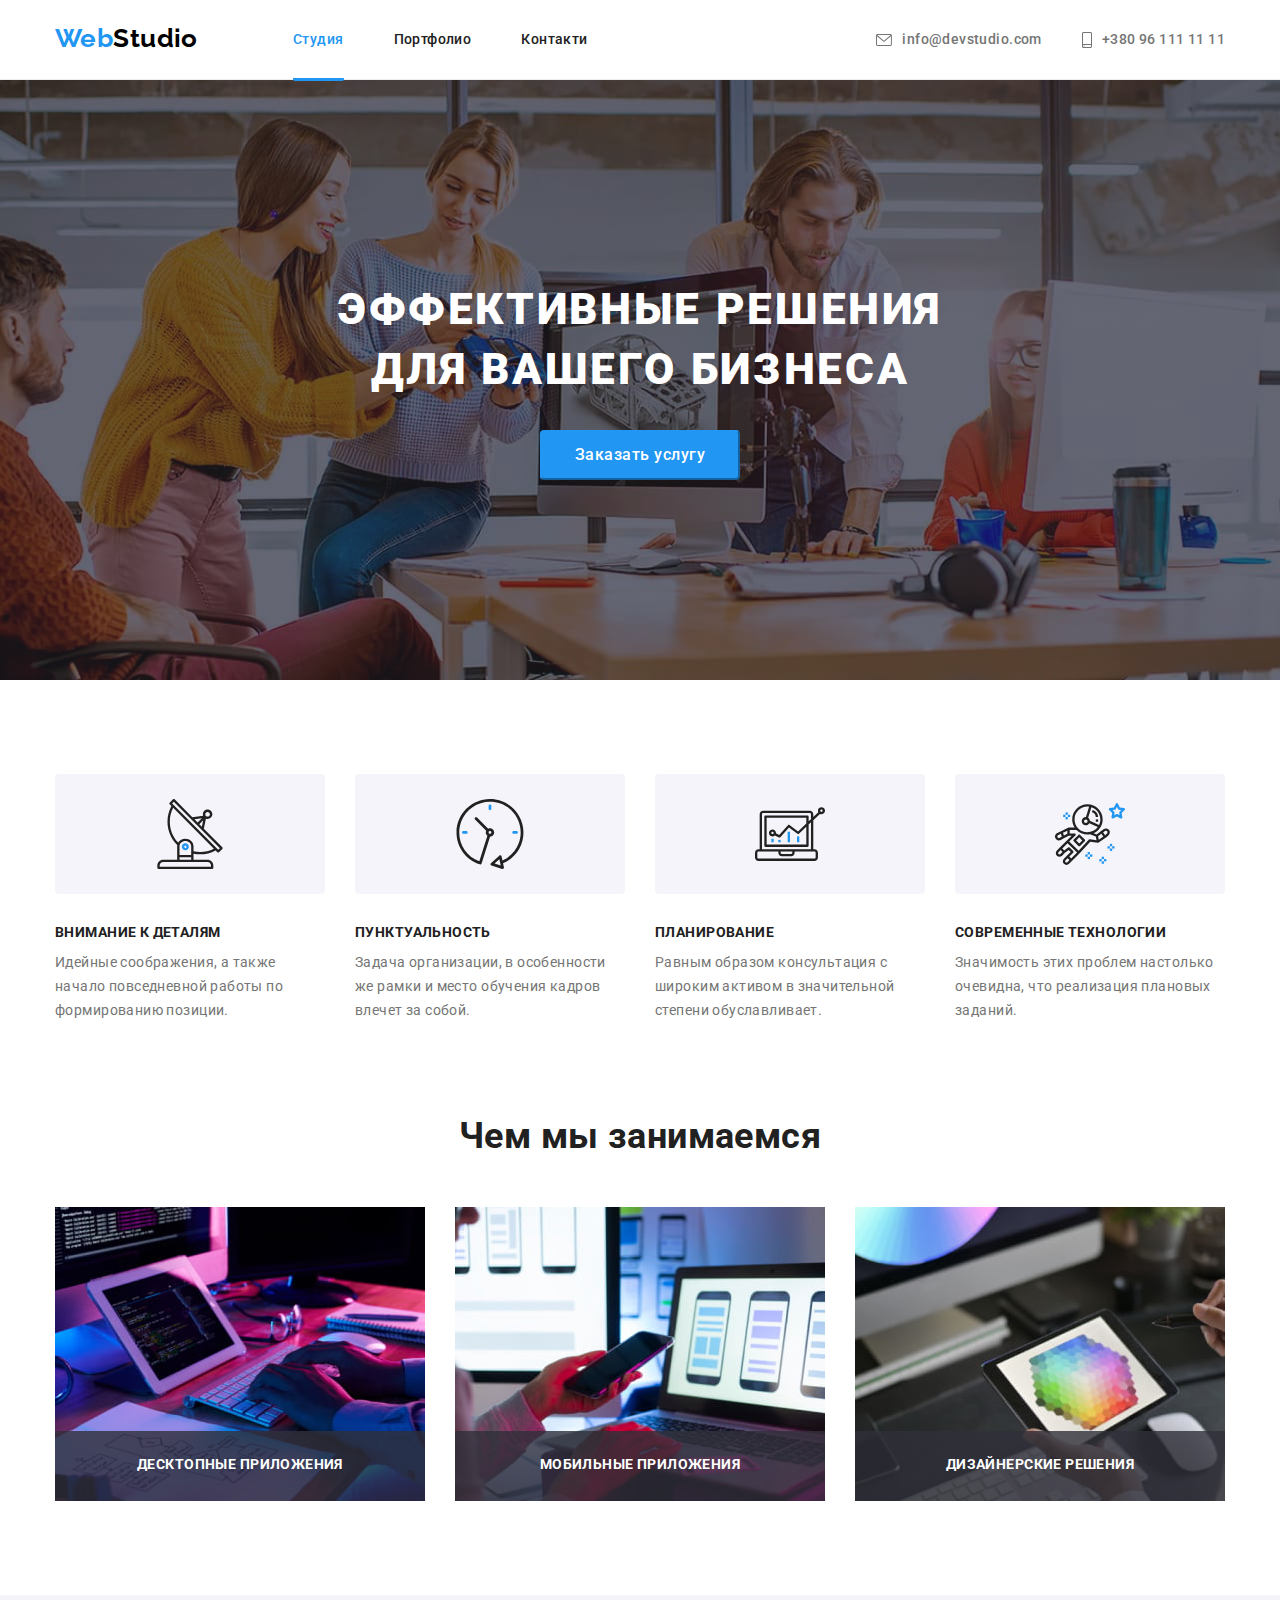
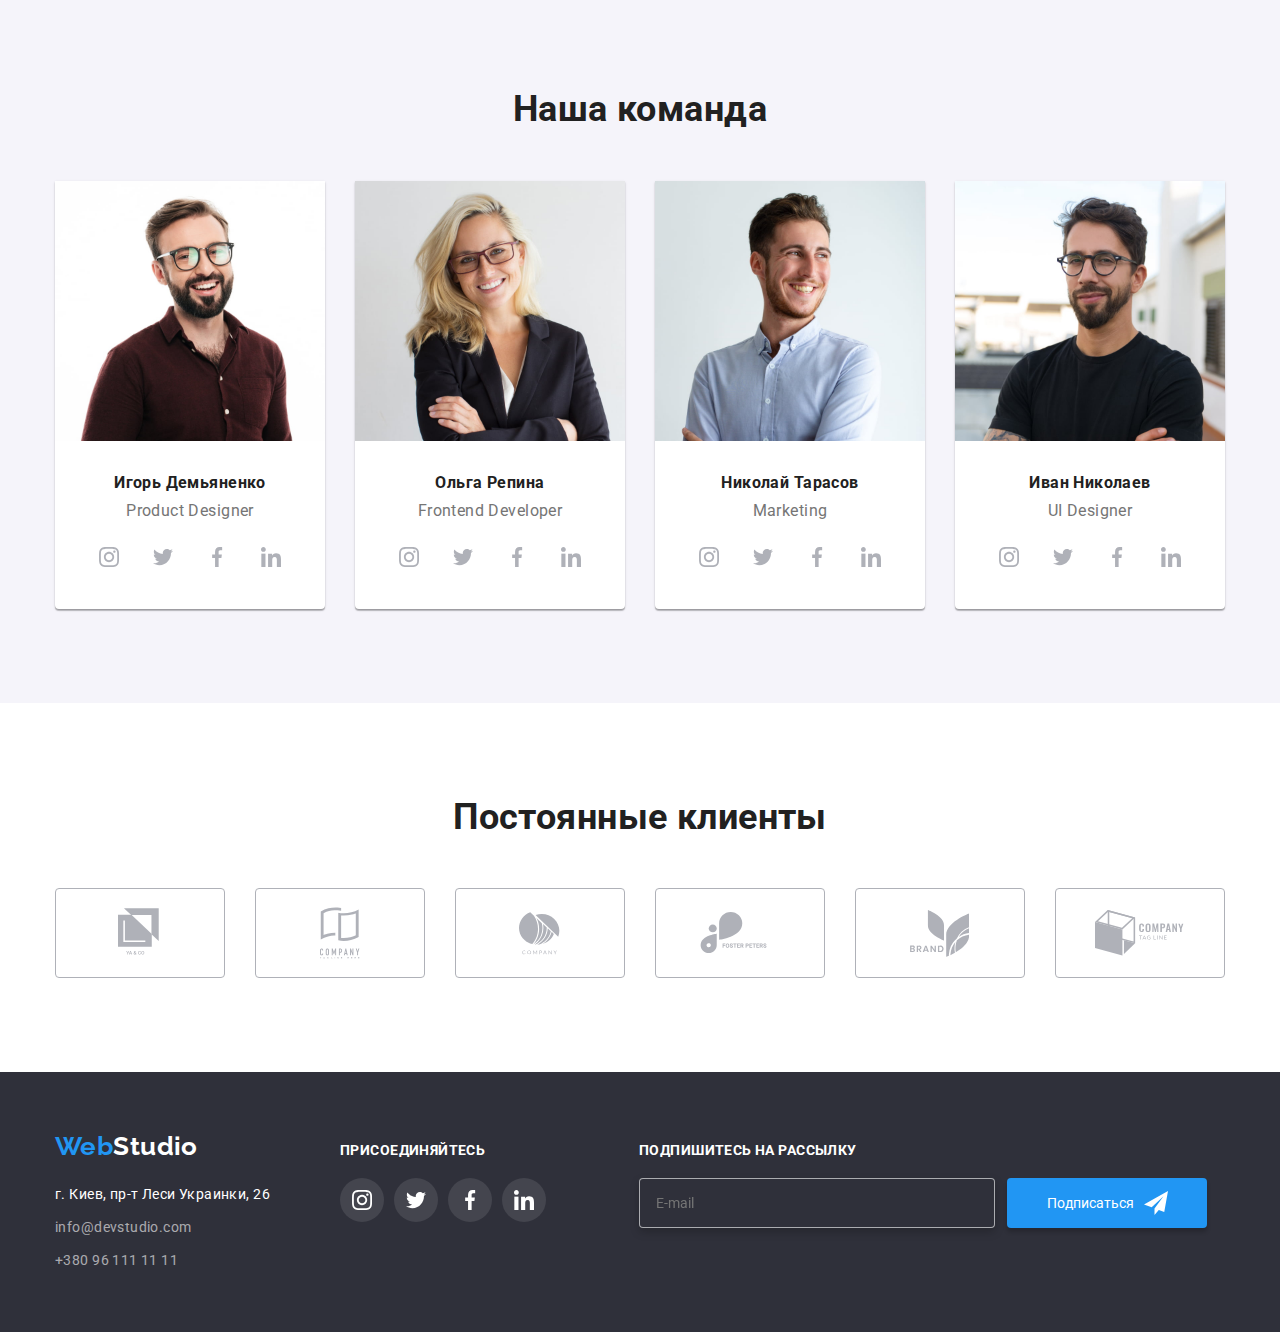
<file: index.html>
<!DOCTYPE html>
<html lang="ru">
  <head>
    <meta charset="UTF-8" />
    <meta name="viewport" content="width=device-width, initial-scale=1.0" />
    <title>WebStudio</title>
    <link
      href="https://fonts.googleapis.com/css2?family=Roboto:wght@300;400;500;700;900&display=swap"
      rel="stylesheet"
    />
    <link rel="stylesheet" href="./css/modern-normalize.min.css" />
    <link rel="stylesheet" href="./css/styles.css" />
  </head>
  <body>
    <!-- Header -->
    <header class="page-header">
      <div class="container flexbox">
        <nav class="navigation">
          <div class="logo">
            <a class="link animation logo-header" href="./index.html"
              >Web<span class="studio-header">Studio</span></a
            >
          </div>
          <!-- done -->
          <ul class="null list flexbox">
            <li class="header-item">
              <a
                class="null link animation nav-link actual-nav-link"
                href="./index.html"
                >Студия</a
              >
            </li>
            <!-- done -->
            <li class="header-item">
              <a class="null link animation nav-link" href="./portfolio.html"
                >Портфолио</a
              >
            </li>
            <!-- done -->
            <li class="header-item">
              <a class="null link animation nav-link" href="">Контакти</a>
            </li>
            <!-- done -->
          </ul>
        </nav>
        <ul class="null list flexbox">
          <li class="contact-item">
            <a href="mailto:info@devstudio.com" class="animation contact-link">
              <svg class="animation mail-icon">
                <use href="./images/icons/sprite.svg#mail-icon"></use>
              </svg>
              info@devstudio.com
            </a>
          </li>
          <li class="contact-item">
            <a href="tel:380961111111" class="animation contact-link">
              <svg class="animation phone-icon">
                <use href="./images/icons/sprite.svg#smartphone-icon"></use>
              </svg>
              +380 96 111 11 11
            </a>
          </li>
        </ul>
      </div>
    </header>

    <main>
      <!-- Hero -->
      <section class="section-hero">
        <div class="container img-overlay">
          <ul class="null list hero-list">
            <li class="hero-item">
              <h1 class="null hero-header">
                Эффективные решения <br />
                для вашего бизнеса
              </h1>
            </li>
            <li class="hero-item">
              <button data-modal-open class="button-order" type="button">
                Заказать услугу
              </button>
            </li>
          </ul>
        </div>
      </section>

      <!-- Advantages -->
      <section class="section">
        <div class="container">
          <h2 class="hide-header">Преимущества</h2>
          <ul class="null list grid-list">
            <li class="grid-advantage-item">
              <div class="advantage-item-icon">
                <svg class="advantage-icon">
                  <use href="./images/icons/sprite.svg#antenna-icon"></use>
                </svg>
              </div>
              <h3 class="null advantage-header">Внимание к деталям</h3>
              <p class="null description">
                Идейные соображения, а также начало повседневной работы по
                формированию позиции.
              </p>
            </li>

            <li class="grid-advantage-item">
              <div class="advantage-item-icon">
                <svg class="advantage-icon">
                  <use href="./images/icons/sprite.svg#clock-icon"></use>
                </svg>
              </div>
              <h3 class="null advantage-header">Пунктуальность</h3>
              <p class="null description">
                Задача организации, в особенности же рамки и место обучения
                кадров влечет за собой.
              </p>
            </li>

            <li class="grid-advantage-item">
              <div class="advantage-item-icon">
                <svg class="advantage-icon">
                  <use href="./images/icons/sprite.svg#diagram-icon"></use>
                </svg>
              </div>
              <h3 class="null advantage-header">Планирование</h3>
              <p class="null description">
                Равным образом консультация с широким активом в значительной
                степени обуславливает.
              </p>
            </li>

            <li class="grid-advantage-item">
              <div class="advantage-item-icon">
                <svg class="advantage-icon">
                  <use href="./images/icons/sprite.svg#astronaut-icon"></use>
                </svg>
              </div>
              <h3 class="null advantage-header">Современные технологии</h3>
              <p class="null description">
                Значимость этих проблем настолько очевидна, что реализация
                плановых заданий.
              </p>
            </li>
          </ul>
        </div>
      </section>

      <!-- What we do -->
      <section class="section-works">
        <div class="container">
          <h2 class="null section-header">Чем мы занимаемся</h2>
          <ul class="null list grid-list">
            <li class="works-item grid-works-item">
              <div class="works-container">
                <img
                  class="works-img"
                  src="./images/tablet_coding.jpg"
                  alt="Планшет на якому редагують код"
                />
                <p class="null works-description">Десктопные приложения</p>
              </div>
            </li>
            <li class="works-item grid-works-item">
              <div class="works-container">
                <img
                  class="works-img"
                  src="./images/smart_model.jpg"
                  alt="Макет програми на дисплеї ноутбука"
                />
                <p class="null works-description">Мобильные приложения</p>
              </div>
            </li>
            <li class="works-item grid-works-item">
              <div class="works-container">
                <img
                  class="works-img"
                  src="./images/color_schema.jpg"
                  alt="Схема основних кольорів на планшеті"
                />
                <p class="null works-description">Дизайнерские решения</p>
              </div>
            </li>
          </ul>
        </div>
      </section>

      <!-- Own team -->
      <section class="section-team section">
        <div class="container">
          <h2 class="null section-header">Наша команда</h2>
          <ul class="null list grid-list">
            <li class="team-item grid-team-item">
              <img
                class="team-img"
                src="images/Ihor.jpg"
                alt="Игорь Демьяненко"
              />
              <h3 class="null card-fullname">Игорь Демьяненко</h3>
              <p class="null card-description">Product Designer</p>
              <ul class="null list social-list">
                <li class="animation social-item">
                  <a href="#" class="link animation social-link">
                    <svg class="animation social-icon">
                      <use
                        href="./images/icons/sprite.svg#instagram-icon"
                      ></use>
                    </svg>
                  </a>
                </li>
                <li class="animation social-item">
                  <a href="#" class="link animation social-link">
                    <svg class="animation social-icon">
                      <use href="./images/icons/sprite.svg#twitter-icon"></use>
                    </svg>
                  </a>
                </li>
                <li class="animation social-item">
                  <a href="#" class="link animation social-link">
                    <svg class="animation social-icon">
                      <use href="./images/icons/sprite.svg#facebook-icon"></use>
                    </svg>
                  </a>
                </li>
                <li class="animation social-item">
                  <a href="#" class="link animation social-link">
                    <svg class="animation social-icon">
                      <use href="./images/icons/sprite.svg#linkedin-icon"></use>
                    </svg>
                  </a>
                </li>
              </ul>
            </li>
            <li class="team-item grid-team-item">
              <img class="team-img" src="images/Olha.jpg" alt="Ольга Репина" />
              <h3 class="null card-fullname">Ольга Репина</h3>
              <p class="null card-description">Frontend Developer</p>
              <ul class="null list social-list">
                <li class="animation social-item">
                  <a href="#" class="link animation social-link">
                    <svg class="animation social-icon">
                      <use
                        href="./images/icons/sprite.svg#instagram-icon"
                      ></use>
                    </svg>
                  </a>
                </li>
                <li class="animation social-item">
                  <a href="#" class="link animation social-link">
                    <svg class="animation social-icon">
                      <use href="./images/icons/sprite.svg#twitter-icon"></use>
                    </svg>
                  </a>
                </li>
                <li class="animation social-item">
                  <a href="#" class="link animation social-link">
                    <svg class="animation social-icon">
                      <use href="./images/icons/sprite.svg#facebook-icon"></use>
                    </svg>
                  </a>
                </li>
                <li class="animation social-item">
                  <a href="#" class="link animation social-link">
                    <svg class="animation social-icon">
                      <use href="./images/icons/sprite.svg#linkedin-icon"></use>
                    </svg>
                  </a>
                </li>
              </ul>
            </li>
            <li class="team-item grid-team-item">
              <img
                class="team-img"
                src="images/Mykolai.jpg"
                alt="Николай Тарасов"
              />
              <h3 class="null card-fullname">Николай Тарасов</h3>
              <p class="null card-description">Marketing</p>
              <ul class="null list social-list">
                <li class="animation social-item">
                  <a href="#" class="link animation social-link">
                    <svg class="animation social-icon">
                      <use
                        href="./images/icons/sprite.svg#instagram-icon"
                      ></use>
                    </svg>
                  </a>
                </li>
                <li class="animation social-item">
                  <a href="#" class="link animation social-link">
                    <svg class="animation social-icon">
                      <use href="./images/icons/sprite.svg#twitter-icon"></use>
                    </svg>
                  </a>
                </li>
                <li class="animation social-item">
                  <a href="#" class="link animation social-link">
                    <svg class="animation social-icon">
                      <use href="./images/icons/sprite.svg#facebook-icon"></use>
                    </svg>
                  </a>
                </li>
                <li class="animation social-item">
                  <a href="#" class="link animation social-link">
                    <svg class="animation social-icon">
                      <use href="./images/icons/sprite.svg#linkedin-icon"></use>
                    </svg>
                  </a>
                </li>
              </ul>
            </li>

            <li class="team-item grid-team-item">
              <img
                class="team-img"
                src="images/Ivan.jpg"
                alt="Михаил Ермаков"
              />
              <h3 class="null card-fullname">Иван Николаев</h3>
              <p class="null card-description">UI Designer</p>
              <ul class="null list social-list">
                <li class="animation social-item">
                  <a href="#" class="link animation social-link">
                    <svg class="animation social-icon">
                      <use
                        href="./images/icons/sprite.svg#instagram-icon"
                      ></use>
                    </svg>
                  </a>
                </li>
                <li class="animation social-item">
                  <a href="#" class="link animation social-link">
                    <svg class="animation social-icon">
                      <use href="./images/icons/sprite.svg#twitter-icon"></use>
                    </svg>
                  </a>
                </li>
                <li class="animation social-item">
                  <a href="#" class="link animation social-link">
                    <svg class="animation social-icon">
                      <use href="./images/icons/sprite.svg#facebook-icon"></use>
                    </svg>
                  </a>
                </li>
                <li class="animation social-item">
                  <a href="#" class="link animation social-link">
                    <svg class="animation social-icon">
                      <use href="./images/icons/sprite.svg#linkedin-icon"></use>
                    </svg>
                  </a>
                </li>
              </ul>
            </li>
          </ul>
        </div>
      </section>

      <section class="section-client section">
        <div class="container">
          <h2 class="null section-header">Постоянные клиенты</h2>
          <ul class="null list flexbox client-list">
            <li class="client-item">
              <a href="" class="client-link">
                <svg class="animation client-icon" width="45" height="50">
                  <use href="./images/icons/sprite.svg#logo-1-icon"></use>
                </svg>
              </a>
            </li>
            <li class="client-item">
              <a href="" class="client-link">
                <svg class="animation client-icon" width="40" height="52">
                  <use href="./images/icons/sprite.svg#logo-2-icon"></use>
                </svg>
              </a>
            </li>
            <li class="client-item">
              <a href="" class="client-link">
                <svg class="animation client-icon" width="41" height="43">
                  <use href="./images/icons/sprite.svg#logo-3-icon"></use>
                </svg>
              </a>
            </li>
            <li class="client-item">
              <a href="" class="client-link">
                <svg class="animation client-icon" width="80" height="42">
                  <use href="./images/icons/sprite.svg#logo-4-icon"></use>
                </svg>
              </a>
            </li>
            <li class="client-item">
              <a href="" class="client-link">
                <svg class="animation client-icon" width="59" height="47">
                  <use href="./images/icons/sprite.svg#logo-5-icon"></use>
                </svg>
              </a>
            </li>
            <li class="client-item">
              <a href="" class="client-link">
                <svg class="animation client-icon" width="89" height="46">
                  <use href="./images/icons/sprite.svg#logo-6-icon"></use>
                </svg>
              </a>
            </li>
          </ul>
        </div>
      </section>
    </main>

    <!-- Footer -->
    <footer class="page-footer">
      <div class="container flexbox">
        <div class="null address-container">
          <a class="link animation logo-footer" href="./index.html"
            >Web<span class="studio-footer">Studio</span></a
          >
          <ul class="null list description address-section">
            <li class="address-item">
              <p class="null address">г. Киев, пр-т Леси Украинки, 26</p>
            </li>
            <li class="address-item">
              <a
                class="null link animation mail-link-footer"
                href="mailto:info@devstudio.com"
                >info@devstudio.com</a
              >
            </li>
            <li class="address-item">
              <a
                class="null link animation phone-link-footer"
                href="tel:380961111111"
                >+380 96 111 11 11</a
              >
            </li>
          </ul>
        </div>

        <div class="null social-container">
          <h2 class="null social-heading">присоединяйтесь</h2>
          <ul class="null list footer-social-list">
            <li class="animation footer-social-item">
              <a href="#" class="link animation footer-social-link">
                <svg class="animation footer-social-icon">
                  <use href="./images/icons/sprite.svg#instagram-icon"></use>
                </svg>
              </a>
            </li>
            <li class="animation footer-social-item">
              <a href="#" class="link animation footer-social-link">
                <svg class="animation footer-social-icon">
                  <use href="./images/icons/sprite.svg#twitter-icon"></use>
                </svg>
              </a>
            </li>
            <li class="animation footer-social-item">
              <a href="#" class="link animation footer-social-link">
                <svg class="animation footer-social-icon">
                  <use href="./images/icons/sprite.svg#facebook-icon"></use>
                </svg>
              </a>
            </li>
            <li class="animation footer-social-item">
              <a href="#" class="link animation footer-social-link">
                <svg class="animation footer-social-icon">
                  <use href="./images/icons/sprite.svg#linkedin-icon"></use>
                </svg>
              </a>
            </li>
          </ul>
        </div>

        <div class="null subscribe-container">
          <b class="null subscribe">Подпишитесь на рассылку</b>

          <form class="subscribe-form">
            <input
              class="subscribe-textbox"
              type="email"
              name="e-mail"
              id="e-mail"
              placeholder="E-mail"
            />
            <button class="subscribe-button" type="submit">
              Подписаться
              <svg class="icon-send-svg" width="24" height="24">
                <use href="./images/icons/sprite-modal.svg#send-icon"></use>
              </svg>
            </button>
          </form>
        </div>
      </div>
    </footer>

    <div data-modal class="backdrop is-hidden">
      <div class="modal">
        <div>
          <div class="modal-close">
            <button type="button" data-modal-close class="close-button">
              <svg class="close-button-svg" width="11" height="11">
                <use href="./images/icons/sprite-modal.svg#close-icon"></use>
              </svg>
            </button>
          </div>
          <h2 class="modal-form-title">
            Оставьте свои данные, мы вам перезвоним
          </h2>
          <form class="modal-form" autocomplete="off">
            <label class="modal-form-label" for="name">Имя </label>
            <div class="modal-form-list">
              <input
                class="modal-form-text"
                type="text"
                id="name"
                name="name"
              />
              <div class="container-svg">
                <svg class="modal-svg" width="12" height="12">
                  <use href="./images/icons/sprite-modal.svg#name-icon"></use>
                </svg>
              </div>
            </div>

            <label class="modal-form-label" for="tel">Телефон</label>
            <div class="modal-form-list">
              <input class="modal-form-text" type="text" id="tel" name="tel" />
              <div class="container-svg">
                <svg class="modal-svg" width="13" height="13">
                  <use href="./images/icons/sprite-modal.svg#phone-icon"></use>
                </svg>
              </div>
            </div>
            <label class="modal-form-label" for="mail">Почта</label>
            <div class="modal-form-list">
              <input
                class="modal-form-text"
                type="text"
                id="mail"
                name="mail"
              />
              <div class="container-svg">
                <svg class="modal-svg" width="15" height="12">
                  <use href="./images/icons/sprite-modal.svg#mail-icon"></use>
                </svg>
              </div>
            </div>
            <label for="comment" class="modal-form-label">Коментарий</label>
            <textarea
              placeholder="Введите текст"
              class="modal-textarea"
              name="comment"
              id="comment"
              rows="10"
            ></textarea>
            <div class="container-checkbox">
              <input
                class="modal-form-checkbox"
                type="checkbox"
                id="check"
                name="check"
              /><svg class="check-svg" width="11" height="8">
                <use href="./images/icons/sprite-modal.svg#check-icon"></use>
              </svg>
              <label for="check" class="modal-form-checkbox-label"
                >Соглашаюсь с рассылкой и принимаю
                <a class="modal-form-link" href="#">Условия договора</a>
              </label>
            </div>

            <button class="modal-form-button">Отправить</button>
          </form>
        </div>
      </div>
    </div>
    <script src="./js/modal.js"></script>
  </body>
</html>
</file>
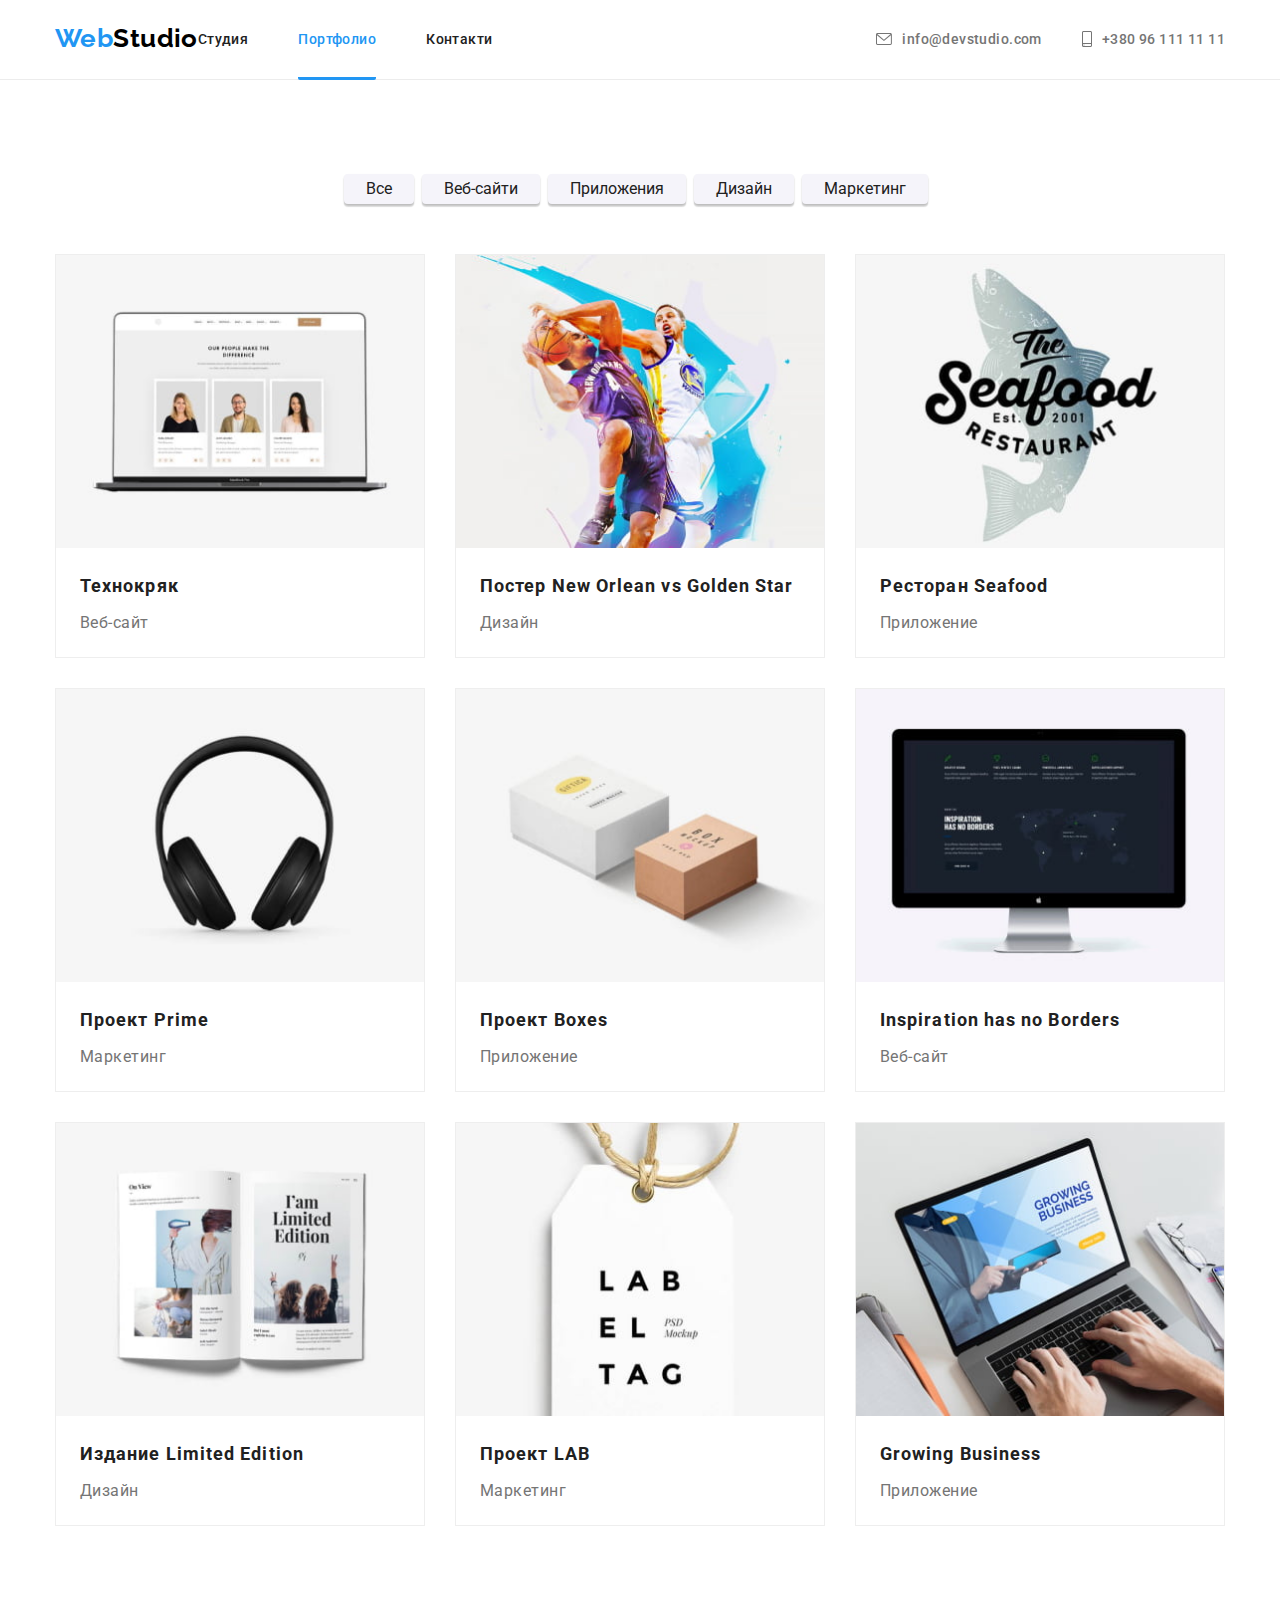
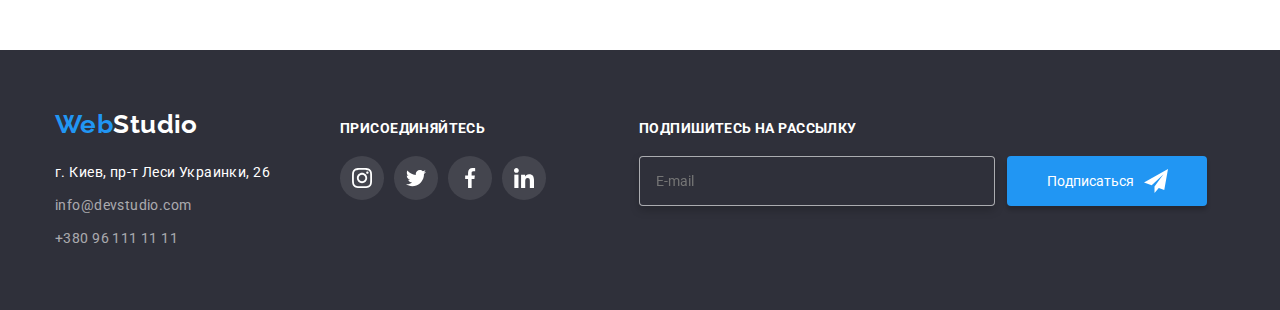
<file: portfolio.html>
<!DOCTYPE html>
<html lang="ru">
  <head>
    <meta charset="UTF-8" />
    <meta name="viewport" content="initial-scale=1.0" />
    <title>WebStudio</title>
    <link
      href="https://fonts.googleapis.com/css2?family=Roboto:wght@300;400;500;700;900&display=swap"
      rel="stylesheet"
    />
    <link rel="stylesheet" href="./css/modern-normalize.min.css" />
    <link rel="stylesheet" href="./css/styles.css" />
  </head>
  <body>
    <!-- Header -->
    <header class="page-header">
      <div class="container flexbox">
        <nav class="navigation">
          <a class="link animation logo-header" href="./index.html"
            >Web<span class="studio-header">Studio</span></a
          >
          <!-- done -->
          <ul class="null list flexbox">
            <li class="header-item">
              <a class="null link animation nav-link" href="./index.html"
                >Студия</a
              >
            </li>
            <!-- done -->
            <li class="header-item">
              <a
                class="null link animation nav-link actual-nav-link"
                href="./portfolio.html"
                >Портфолио</a
              >
            </li>
            <!-- done -->
            <li class="header-item">
              <a class="null link animation nav-link" href="">Контакти</a>
            </li>
            <!-- done -->
          </ul>
        </nav>
        <ul class="null list flexbox">
          <li class="contact-item">
            <a href="mailto:info@devstudio.com" class="animation contact-link">
              <svg class="animation mail-icon">
                <use href="./images/icons/sprite.svg#mail-icon"></use>
              </svg>
              info@devstudio.com
            </a>
          </li>
          <li class="contact-item">
            <a href="tel:380961111111" class="animation contact-link">
              <svg class="animation phone-icon">
                <use href="./images/icons/sprite.svg#smartphone-icon"></use>
              </svg>
              +380 96 111 11 11
            </a>
          </li>
        </ul>
      </div>
    </header>

    <!--Hero-->
    <main>
      <section class="section-projects section">
        <div class="container">
          <h1 class="hide-header">Проекти</h1>
          <ul class="null list grid-list center">
            <li class="btn-projects-item">
              <button class="animation button-filter" type="button">Все</button>
            </li>
            <li class="btn-projects-item">
              <button class="animation button-filter" type="button">
                Веб-сайти
              </button>
            </li>
            <li class="btn-projects-item">
              <button class="animation button-filter" type="button">
                Приложения
              </button>
            </li>
            <li class="btn-projects-item">
              <button class="animation button-filter" type="button">
                Дизайн
              </button>
            </li>
            <li class="btn-projects-item">
              <button class="animation button-filter" type="button">
                Маркетинг
              </button>
            </li>
          </ul>
          <ul class="null list grid-list">
            <li class="animation card-projects-item">
              <div class="card-container">
                <img
                  class="card-img"
                  src="images/portfolio/laptop.jpg"
                  alt=""
                />
                <p class="null animation img-text">
                  Технокряк это современная площадка распространения
                  коронавируса. Компании используют эту платформу для цифрового
                  шпионажа и атак на защищённые сервера конкурентов
                </p>
              </div>
              <ul class="null list projects-description">
                <li class="projects-description-item">
                  <h2 class="null project-description-header">Технокряк</h2>
                </li>
                <li class="projects-description-item">
                  <p class="null project-description-text">Веб-сайт</p>
                </li>
              </ul>
            </li>
            <li class="animation card-projects-item">
              <div class="card-container">
                <img
                  class="card-img"
                  src="images/portfolio/basketball.jpg"
                  alt=""
                />
                <p class="null animation img-text">
                  Технокряк это современная площадка распространения
                  коронавируса. Компании используют эту платформу для цифрового
                  шпионажа и атак на защищённые сервера конкурентов
                </p>
              </div>
              <ul class="null projects-description list">
                <li class="projects-description-item">
                  <h2 class="null project-description-header">
                    Постер New Orlean vs Golden Star
                  </h2>
                </li>
                <li class="projects-description-item">
                  <p class="null project-description-text">Дизайн</p>
                </li>
              </ul>
            </li>
            <li class="animation card-projects-item">
              <div class="card-container">
                <img
                  class="card-img"
                  src="images/portfolio/restaurant.jpg"
                  alt=""
                />
                <p class="null animation img-text">
                  Технокряк это современная площадка распространения
                  коронавируса. Компании используют эту платформу для цифрового
                  шпионажа и атак на защищённые сервера конкурентов
                </p>
              </div>
              <ul class="null projects-description list">
                <li class="projects-description-item">
                  <h2 class="null project-description-header">
                    Ресторан Seafood
                  </h2>
                </li>
                <li class="projects-description-item">
                  <p class="null project-description-text">Приложение</p>
                </li>
              </ul>
            </li>
            <li class="animation card-projects-item">
              <div class="card-container">
                <img
                  class="card-img"
                  src="images/portfolio/headphones.jpg"
                  alt=""
                />
                <p class="null animation img-text">
                  Технокряк это современная площадка распространения
                  коронавируса. Компании используют эту платформу для цифрового
                  шпионажа и атак на защищённые сервера конкурентов
                </p>
              </div>
              <ul class="null projects-description list">
                <li class="projects-description-item">
                  <h2 class="null project-description-header">Проект Prime</h2>
                </li>
                <li class="projects-description-item">
                  <p class="null project-description-text">Маркетинг</p>
                </li>
              </ul>
            </li>
            <li class="animation card-projects-item">
              <div class="card-container">
                <img class="card-img" src="images/portfolio/boxes.jpg" alt="" />
                <p class="null animation img-text">
                  Технокряк это современная площадка распространения
                  коронавируса. Компании используют эту платформу для цифрового
                  шпионажа и атак на защищённые сервера конкурентов
                </p>
              </div>
              <ul class="null projects-description list">
                <li class="projects-description-item">
                  <h2 class="null project-description-header">Проект Boxes</h2>
                </li>
                <li class="projects-description-item">
                  <p class="null project-description-text">Приложение</p>
                </li>
              </ul>
            </li>
            <li class="animation card-projects-item">
              <div class="card-container">
                <img
                  class="card-img"
                  src="images/portfolio/monitor.jpg"
                  alt=""
                />
                <p class="null animation img-text">
                  Технокряк это современная площадка распространения
                  коронавируса. Компании используют эту платформу для цифрового
                  шпионажа и атак на защищённые сервера конкурентов
                </p>
              </div>
              <ul class="null projects-description list">
                <li class="projects-description-item">
                  <h2 class="null project-description-header">
                    Inspiration has no Borders
                  </h2>
                </li>
                <li class="projects-description-item">
                  <p class="null project-description-text">Веб-сайт</p>
                </li>
              </ul>
            </li>
            <li class="animation card-projects-item">
              <div class="card-container">
                <img
                  class="card-img"
                  src="images/portfolio/magazine.jpg"
                  alt=""
                />
                <p class="null animation img-text">
                  Технокряк это современная площадка распространения
                  коронавируса. Компании используют эту платформу для цифрового
                  шпионажа и атак на защищённые сервера конкурентов
                </p>
              </div>
              <ul class="null projects-description list">
                <li class="projects-description-item">
                  <h2 class="null project-description-header">
                    Издание Limited Edition
                  </h2>
                </li>
                <li class="projects-description-item">
                  <p class="null project-description-text">Дизайн</p>
                </li>
              </ul>
            </li>
            <li class="animation card-projects-item">
              <div class="card-container">
                <img class="card-img" src="images/portfolio/label.jpg" alt="" />
                <p class="null animation img-text">
                  Технокряк это современная площадка распространения
                  коронавируса. Компании используют эту платформу для цифрового
                  шпионажа и атак на защищённые сервера конкурентов
                </p>
              </div>
              <ul class="null projects-description list">
                <li class="projects-description-item">
                  <h2 class="null project-description-header">Проект LAB</h2>
                </li>
                <li class="projects-description-item">
                  <p class="null project-description-text">Маркетинг</p>
                </li>
              </ul>
            </li>
            <li class="animation card-projects-item">
              <div class="card-container">
                <img
                  class="card-img"
                  src="images/portfolio/growing_business.jpg"
                  alt=""
                />
                <p class="null animation img-text">
                  Технокряк это современная площадка распространения
                  коронавируса. Компании используют эту платформу для цифрового
                  шпионажа и атак на защищённые сервера конкурентов
                </p>
              </div>
              <ul class="null projects-description list">
                <li class="projects-description-item">
                  <h2 class="null project-description-header">
                    Growing Business
                  </h2>
                </li>
                <li class="projects-description-item">
                  <p class="null project-description-text">Приложение</p>
                </li>
              </ul>
            </li>
          </ul>
        </div>
      </section>
    </main>

    <!-- Footer -->
    <footer class="page-footer">
      <div class="container flexbox">
        <div class="null address-container">
          <a class="link animation logo-footer" href="./index.html"
            >Web<span class="studio-footer">Studio</span></a
          >
          <ul class="null list description address-section">
            <li class="address-item">
              <p class="null address">г. Киев, пр-т Леси Украинки, 26</p>
            </li>
            <li class="address-item">
              <a
                class="null link animation mail-link-footer"
                href="mailto:info@devstudio.com"
                >info@devstudio.com</a
              >
            </li>
            <li class="address-item">
              <a
                class="null link animation phone-link-footer"
                href="tel:380961111111"
                >+380 96 111 11 11</a
              >
            </li>
          </ul>
        </div>

        <div class="null social-container">
          <h2 class="null social-heading">присоединяйтесь</h2>
          <ul class="null list footer-social-list">
            <li class="animation footer-social-item">
              <a href="#" class="link animation footer-social-link">
                <svg class="animation footer-social-icon">
                  <use href="./images/icons/sprite.svg#instagram-icon"></use>
                </svg>
              </a>
            </li>
            <li class="animation footer-social-item">
              <a href="#" class="link animation footer-social-link">
                <svg class="animation footer-social-icon">
                  <use href="./images/icons/sprite.svg#twitter-icon"></use>
                </svg>
              </a>
            </li>
            <li class="animation footer-social-item">
              <a href="#" class="link animation footer-social-link">
                <svg class="animation footer-social-icon">
                  <use href="./images/icons/sprite.svg#facebook-icon"></use>
                </svg>
              </a>
            </li>
            <li class="animation footer-social-item">
              <a href="#" class="link animation footer-social-link">
                <svg class="animation footer-social-icon">
                  <use href="./images/icons/sprite.svg#linkedin-icon"></use>
                </svg>
              </a>
            </li>
          </ul>
        </div>

        <div class="null subscribe-container">
          <b class="null subscribe">Подпишитесь на рассылку</b>

          <form class="subscribe-form">
            <input
              class="subscribe-textbox"
              type="email"
              name="e-mail"
              id="e-mail"
              placeholder="E-mail"
            />
            <button class="subscribe-button" type="submit">
              Подписаться
              <svg class="icon-send-svg" width="24" height="24">
                <use href="./images/icons/sprite-modal.svg#send-icon"></use>
              </svg>
            </button>
          </form>
        </div>
      </div>
    </footer>
  </body>
</html>
</file>
<file: css/styles.css>
/*--------------------------------------------------------*/
/* Connect font Raleway from directory fonts in all .html */
@font-face {
  font-family: "Raleway";
  src: url("../fonts/Raleway-Bold.ttf") format("truetype");
}
/* Define variable with colors in all .html */
:root {
  --black-color: #000000;
  --black-heading-color: #212121;
  --grey-text-color: #757575;
  --grey-icon-color: #afb1b8;
  --blue-link-color: #2196f3;
  --white-color: #ffffff;
  --white-link-color: rgba(255, 255, 255, 0.6);
  --white-icon-color: rgba(255, 255, 255, 0.1);
  --black-background: rgba(0, 0, 0, 0.2);
  --black-section-color: #2f303a;
  --white-button-color: #f5f4fa;
  --light-grey-card-color: #eeeeee;
}
/*--------------------------------------------------------*/

/*--------------------------------------------------------*/
/* Define main rules for pages in all .html*/
body {
  font-family: "Roboto", sans-serif;
  font-style: normal;
  font-weight: 500;
  font-size: 14px;
  letter-spacing: 0.03em;
  color: var(--grey-text-color);
  background-color: var(--white-color);
}
input {
  outline: none;
}
textarea {
  resize: none;
  outline: none;
}
.container {
  width: 1200px;
  padding-left: 15px;
  padding-right: 15px;
  margin-left: auto;
  margin-right: auto;
}
.section {
  padding-top: 94px;
  padding-bottom: 94px;
}
.animation {
  transition: 250ms cubic-bezier(0.4, 0, 0.2, 1);
}
.flexbox {
  display: flex;
}
.flexbox-inline {
  display: inline-flex;
}
/* Tag a style in index.html*/
.link {
  text-decoration: none;
  color: var(--black-heading-color);
}
/* Hover tag a style in index.html*/
.link:hover {
  color: var(--blue-link-color);
  transition: 250ms cubic-bezier(0.4, 0, 0.2, 1);
}
/* Hide list style element in all .html */
.list {
  list-style: none;
}
.null {
  margin: 0;
  padding: 0;
}
.grid-list {
  display: flex;
  flex-wrap: wrap;
}
.section-header {
  color: var(--black-heading-color);
  font-size: 36px;
  font-weight: bold;
  text-align: center;
  padding-bottom: 50px;
}
/*--------------------------------------------------------*/

/*--------------------------------------------------------*/
.page-header {
  height: 80px;
  padding-top: 24px;
  padding-bottom: 25px;
  border-bottom: 1px solid #ececec;
}
.page-header .flexbox {
  justify-content: flex-end;
  align-items: center;
}
/*--------------------------------------------------------*/

/*--------------------------------------------------------*/
/*Rules for logo*/
.logo {
  height: 31px;
  width: 145px;
  margin-right: 93px;
}
.logo-header {
  font-family: "Raleway", sans-serif;
  font-style: normal;
  font-weight: 700;
  font-size: 26px;
  color: var(--blue-link-color);
}
.logo-footer {
  font-family: "Raleway", sans-serif;
  font-style: normal;
  font-weight: bold;
  font-size: 26px;
  color: var(--blue-link-color);
}
/*Second part of logo in header*/
.studio-header {
  color: var(--black-color);
}
/*Second part of logo in footer*/
.studio-footer {
  color: var(--white-color);
}
/*--------------------------------------------------------*/

/*--------------------------------------------------------*/
.navigation {
  display: flex;
  align-items: center;
  margin-right: auto;
}
.header-item {
  color: var(--black-heading-color);
}
.header-item:not(:last-child) {
  margin-right: 50px;
}
.nav-link {
  position: relative;
}
.nav-link:hover {
  color: var(--blue-link-color);
  transition: 250ms cubic-bezier(0.4, 0, 0.2, 1);
}
.nav-link::after {
  content: "";
  position: absolute;
  display: block;
  width: 100%;
  opacity: 0;
  transition: 250ms cubic-bezier(0.4, 0, 0.2, 1);
  border-bottom-style: solid;
  border-radius: 2px;
  color: var(--blue-link-color);
  padding-bottom: 30px;
}
.nav-link:hover::after {
  transition: 250ms cubic-bezier(0.4, 0, 0.2, 1);
  opacity: 1;
}
.actual-nav-link::after {
  opacity: 1;
}
.actual-nav-link {
  color: var(--blue-link-color);
}
.contact-item {
  margin-left: 40px;
  justify-content: center;
}
.contact-link {
  display: flex;
  align-items: center;
  text-decoration: none;
  color: var(--grey-text-color);
}
.contact-link:hover {
  transition: 250ms cubic-bezier(0.4, 0, 0.2, 1);
  color: var(--blue-link-color);
}
.mail-icon {
  margin-right: 10px;
  height: 12px;
  width: 16px;
  fill: var(--grey-text-color);
  transition-property: color;
  transition-duration: 250ms;
}
.phone-icon {
  margin-right: 10px;
  height: 16px;
  width: 10px;
  fill: var(--grey-text-color);
}
.contact-link:hover .mail-icon {
  transition: 250ms cubic-bezier(0.4, 0, 0.2, 1);
  fill: var(--blue-link-color);
}
.contact-link:hover .phone-icon {
  transition: 250ms cubic-bezier(0.4, 0, 0.2, 1);
  fill: var(--blue-link-color);
}
/*--------------------------------------------------------*/

/*--------------------------------------------------------*/
.section-hero {
  display: block;
  height: 600px;
  background-image: url(../images/hero.jpg);
  background-repeat: no-repeat;
  background-position: top center;
  background-size: cover;
}
.img-overlay {
  height: 600px;
  width: 100%;
  background-image: linear-gradient(
    rgba(47, 48, 58, 0.4),
    rgba(47, 48, 58, 0.4)
  );
}
.hero-list {
  padding-top: 200px;
}
.hero-item {
  text-align: center;
}
.hero-header {
  font-size: 44px;
  font-weight: 900;
  line-height: 1.36;
  letter-spacing: 0.06em;
  text-transform: uppercase;
  color: var(--white-color);
}
/* Button order in index.html */
.button-order {
  width: 200px;
  height: 50px;
  padding: 10px 32px;
  display: block;
  margin: 0 auto;
  margin-top: 30px;
  border-radius: 4px;
  text-decoration: none;

  color: var(--white-color);
  background-color: var(--blue-link-color);
  border-color: var(--blue-link-color);
  font-family: "Roboto", sans-serif;
  font-weight: 500;
  font-size: 16px;
  line-height: 1.62;
  letter-spacing: 0.03em;
  cursor: pointer;
}
/*--------------------------------------------------------*/

/*--------------------------------------------------------*/
.hide-header {
  display: none;
}
.grid-advantage-item {
  width: calc((100% - 30px * 3) / 4);
  margin-right: 30px;
}
.grid-advantage-item:nth-child(4n) {
  margin-right: 0;
}
.advantage-item-icon {
  width: 270px;
  height: 120px;
  display: flex;
  justify-content: center;
  align-items: center;
  margin-bottom: 30px;
  border-radius: 4px;
  background-color: var(--white-button-color);
}
.advantage-icon {
  width: 70px;
  height: 70px;
}
.advantage-header {
  font-weight: bold;
  font-size: 14px;
  margin-bottom: 10px;
  text-transform: uppercase;
  color: var(--black-heading-color);
}
.description {
  font-weight: normal;
  line-height: 24px;
}
/*--------------------------------------------------------*/

/*--------------------------------------------------------*/
.section-works {
  padding-bottom: 94px;
}
.grid-works-item {
  width: calc((100% - 30px * 2) / 3);
  margin-right: 30px;
}
.grid-works-item:nth-child(3n) {
  margin-right: 0;
}
.works-container {
  position: relative;
}
.works-img {
  display: block;
  max-width: 100%;
  height: auto;
}
.works-item {
  mix-blend-mode: normal;
}
.works-description {
  position: absolute;
  bottom: 0;
  left: 0;
  right: 0;
  height: 70px;
  padding-top: 25px;
  text-align: center;
  text-justify: auto;
  font-weight: bold;
  background-color: rgba(47, 48, 58, 0.8);
  text-transform: uppercase;
  color: var(--white-color);
}
/*--------------------------------------------------------*/

/*--------------------------------------------------------*/
.section-team {
  background-color: var(--white-button-color);
}
.grid-team-item {
  width: calc((100% - 30px * 3) / 4);
  margin-right: 30px;
}
.grid-team-item:nth-child(4n) {
  margin-right: 0;
}
.team-item {
  box-shadow: 0px 1px 3px rgba(0, 0, 0, 0.12), 0px 1px 1px rgba(0, 0, 0, 0.14),
    0px 2px 1px rgba(0, 0, 0, 0.2);
  border-radius: 0px 0px 4px 4px;
  background-color: var(--white-color);
}
.team-img {
  width: 270px;
  height: 260px;
}
.card-fullname {
  font-size: 16px;
  text-align: center;
  margin-top: 30px;
  margin-bottom: 10px;
  color: var(--black-heading-color);
}
.card-description {
  font-weight: normal;
  font-size: 16px;
  text-align: center;
  margin-bottom: 14px;
  color: var(--grey-text-color);
}
.social-list {
  display: flex;
  margin-left: 32px;
  margin-right: 32px;
  margin-bottom: 30px;
  justify-content: center;
}
.social-item {
  margin-right: 10px;
  border-radius: 50%;
}
.social-item:nth-child(4n) {
  margin-right: 0;
}
.social-item:not(:last-child) {
  margin-right: 10px;
}
.social-item:hover {
  background-color: var(--blue-link-color);
  transition: 250ms cubic-bezier(0.4, 0, 0.2, 1);
}
.social-item:hover .social-icon {
  transition: 250ms cubic-bezier(0.4, 0, 0.2, 1);
  fill: var(--white-color);
}
.social-link {
  display: flex;
  justify-content: center;
  align-items: center;
  width: 44px;
  height: 44px;
  border-radius: 50%;
}
.social-icon {
  width: 20px;
  height: 20px;
  fill: var(--grey-icon-color);
}
/*--------------------------------------------------------*/

/*--------------------------------------------------------*/
.grid-list.center {
  justify-content: center;
  align-content: center;
  margin-bottom: 50px;
}
/* Buttons filter in portfolio.html */
.button-filter {
  font-size: 16px;
  border-style: none;
  box-shadow: 0px 3px 1px rgba(0, 0, 0, 0.1), 0px 1px 2px rgba(0, 0, 0, 0.08),
    0px 2px 2px rgba(0, 0, 0, 0.12);
  border-radius: 4px;
  padding: 6px 22px;
  color: var(--black-heading-color);
  background-color: var(--white-button-color);
}
/* Hover for buttons in portfolio.html */
.button-filter:hover {
  color: var(--white-color);
  background-color: var(--blue-link-color);
  transition: 250ms cubic-bezier(0.4, 0, 0.2, 1);
}
.btn-projects-item {
  margin-right: 8px;
}
.projects-item:last-child {
  margin-right: 0;
}
/*--------------------------------------------------------*/

/*--------------------------------------------------------*/
.card-projects-item {
  width: calc((100% - 30px * 2) / 3);
  margin-right: 30px;
  margin-bottom: 30px;
  height: 404px;
  background-color: var(--white-color);
  border: 1px solid var(--light-grey-card-color);
}
.card-projects-item:hover {
  box-shadow: 0px 1px 1px rgba(0, 0, 0, 0.12), 0px 4px 4px rgba(0, 0, 0, 0.06),
    1px 4px 6px rgba(0, 0, 0, 0.16);
  transition: 250ms cubic-bezier(0.4, 0, 0.2, 1);
}
.card-projects-item:nth-child(3n) {
  margin-right: 0px;
}
.card-projects-item:hover .img-text {
  opacity: 1;
  top: 0;
  left: 0;
  transition: 250ms cubic-bezier(0.4, 0, 0.2, 1);
}
.projects-description {
  margin: 20px 24px;
}
.projects-description-item {
  margin-bottom: 4px;
}
.projects-description-item:last-child {
  margin-bottom: 0;
}
.project-description-header {
  letter-spacing: 0.06em;
  font-style: normal;
  font-weight: bold;
  font-size: 18px;
  line-height: 36px;
  color: var(--black-heading-color);
}
.project-description-text {
  font-style: normal;
  font-weight: normal;
  font-size: 16px;
  line-height: 30px;
  letter-spacing: 0.03em;
  color: var(--grey-text-color);
}
.card-container {
  position: relative;
  overflow: hidden;
}
.card-img {
  display: block;
  max-width: 100%;
  height: auto;
}
.img-text {
  position: absolute;
  top: 100%;
  left: 0;
  width: 100%;
  height: 100%;
  padding-top: 63px;
  padding-right: 24px;
  padding-left: 24px;
  padding-bottom: 63px;
  font-style: normal;
  font-weight: normal;
  font-size: 18px;
  line-height: 28px;
  letter-spacing: 0.03em;
  color: var(--white-color);
  background: rgba(33, 150, 243, 0.9);
}
/*--------------------------------------------------------*/

/*--------------------------------------------------------*/
.client-item {
  width: calc((100% - 30px * 5) / 6);
  margin-right: 30px;
}
.client-item:nth-child(6n) {
  margin-right: 0;
}
.client-link {
  display: flex;
  justify-content: center;
  align-items: center;
  width: 170px;
  height: 90px;
  border: 1px solid var(--grey-icon-color);
  border-radius: 4px;
}
.client-icon {
  fill: var(--grey-icon-color);
}

.client-link:hover {
  transition: 250ms cubic-bezier(0.4, 0, 0.2, 1);
  border: 1px solid var(--blue-link-color);
}

.client-link:hover .client-icon {
  transition: 250ms cubic-bezier(0.4, 0, 0.2, 1);
  fill: var(--blue-link-color);
}
/*--------------------------------------------------------*/

/*--------------------------------------------------------*/
.page-footer {
  padding-top: 60px;
  padding-bottom: 60px;
}
.page-footer {
  color: var(--white-text-color);
  background-color: var(--black-section-color);
}
.page-footer .mail-link .phone-link {
  color: var(--white-link-color);
}
/*--------------------------------------------------------*/

/*--------------------------------------------------------*/
.address-container {
  display: flex;
  flex-direction: column;
}
.address-section {
  margin-top: 20px;
}
.address-item {
  padding-bottom: 9px;
}
.address-item:last-child {
  padding-bottom: 0;
}
.mail-link-footer,
.phone-link-footer {
  color: var(--white-link-color);
}
.address {
  color: var(--white-color);
}
/*--------------------------------------------------------*/

/*--------------------------------------------------------*/
.social-container {
  display: inline-block;
  margin-top: 10px;
  margin-left: 70px;
  margin-right: 93px;
}
.footer-social-list {
  display: inline-flex;
  justify-content: center;
}

.social-heading {
  font-weight: 700;
  font-size: 14px;
  text-transform: uppercase;
  color: var(--white-color);
  margin-bottom: 20px;
}

.footer-social-link {
  display: flex;
  justify-content: center;
  align-items: center;
  width: 44px;
  height: 44px;
  border-radius: 50%;
  background-color: var(--white-icon-color);
}

.footer-social-item {
  margin-right: 10px;
  border-radius: 50%;
}

.footer-social-item:nth-child(4n) {
  margin-right: 0;
}

.footer-social-item:hover {
  transition: 250ms cubic-bezier(0.4, 0, 0.2, 1);
  background-color: var(--blue-link-color);
}

.footer-social-icon {
  width: 20px;
  height: 20px;
  fill: var(--white-color);
}

.footer-social-item:hover .social-icon {
  fill: var(--white-color);
  transition: 250ms cubic-bezier(0.4, 0, 0.2, 1);
}
/*--------------------------------------------------------*/

/*--------------------------------------------------------*/
.subscribe-container {
  display: block;
  margin-top: 10px;
}
.subscribe-form {
  display: flex;
}
.subscribe {
  display: flex;
  justify-content: flex-start;
  font-weight: 700;
  font-size: 14px;
  margin-bottom: 20px;
  text-transform: uppercase;
  color: var(--white-color);
}

.subscribe-textbox {
  width: 356px;
  height: 50px;
  border: 1px solid var(--white-link-color);
  box-sizing: border-box;
  filter: drop-shadow(0px 4px 4px var(--black-background));
  border-radius: 4px;
  background-color: var(--black-section-color);
  padding-left: 16px;
  margin-right: 12px;
}

.subscribe-button {
  display: inline-flex;
  align-items: center;
  justify-content: center;
  width: 200px;
  height: 50px;
  background: var(--blue-link-color);
  border-color: var(--blue-link-color);
  color: var(--white-color);
  box-shadow: 0px 4px 4px var(--black-background);
  border-radius: 4px;
  border: 0;
  cursor: pointer;
}

.icon-send-svg {
  fill: var(--white-color);
  margin-left: 10px;
}
/*--------------------------------------------------------*/

/*--------------------------------------------------------*/
.backdrop {
  position: fixed;
  top: 0;
  left: 0;
  width: 100%;
  height: 100%;
  background: var(--black-background);
  transition: 250ms cubic-bezier(0.4, 0, 0.2, 1);
  overflow-y: auto;
}
.modal {
  position: absolute;
  top: 50%;
  left: 50%;
  transform: translate(-50%, -50%);
  min-width: 528px;
  min-height: 581px;
  background: var(--white-color);
  box-shadow: 0px 2px 1px var(--black-background);
  border-radius: 4px;
  transition: 250ms cubic-bezier(0.4, 0, 0.2, 1);
}

.modal-close {
  position: relative;
}
.close-button {
  position: absolute;
  top: -40px;
  right: 0;
  width: 30px;
  height: 30px;
  border-radius: 50%;
  margin-top: 8px;
  margin-right: 8px;
  background-color: var(--white-color);
  border: 1px solid var(--black-background);
  cursor: pointer;
}

.close-button-svg {
  position: absolute;
  top: 50%;
  left: 50%;
  transform: translate(-50%, -50%);
  fill: var(--black-color);
}

.close-button:hover .close-button-svg {
  fill: var(--blue-link-color);
}
.is-hidden {
  opacity: 0;
  pointer-events: none;
}
.is-hidden .modal {
  transform: translate(-200%);
}

.modal-form-title {
  margin-top: 40px;
  margin-right: 40px;
  margin-bottom: 12px;
  margin-left: 40px;
  font-weight: bold;
  font-size: 20px;
  text-align: center;

  color: var(--black-heading-color);
}
.modal-form {
  display: flex;
  flex-direction: column;
  margin-right: auto;
  margin-left: auto;
  padding-top: 0;
  padding-right: 40px;
  padding-bottom: 40px;
  padding-left: 40px;
  border-color: transparent;
}
.modal-form-label {
  display: block;
  font-style: normal;
  font-weight: normal;
  font-size: 12px;
  line-height: 14px;
  letter-spacing: 0.01em;
  margin-bottom: 4px;
}
.modal-form-list {
  position: relative;
}

.modal-form-list:not(:last-child) {
  margin-bottom: 10px;
}
.modal-form-list:focus-within .modal-svg {
  fill: var(--blue-link-color);
}
.modal-form-text {
  width: 100%;
  padding: 11px 42px;
  border: 1px solid var(--black-background);
  border-radius: 4px;
  cursor: pointer;
}
.modal-form-text:focus {
  border-color: var(--blue-link-color);
}
.container-svg {
  position: absolute;
  height: 18px;
  width: 18px;
  top: 50%;
  transform: translateY(-50%);
  left: 12px;
  z-index: 10;
}
.modal-svg {
  position: absolute;
  top: 50%;
  left: 50%;
  transform: translate(-50%, -50%);
}
.modal-textarea {
  display: flex;
  width: 100%;
  height: 120px;
  padding-top: 12px;
  padding-right: 16px;
  padding-bottom: 12px;
  padding-left: 16px;
  margin-bottom: 20px;
  color: rgba(117, 117, 117, 0.5);
  border: 1px solid var(--black-background);
  cursor: pointer;
}
.modal-textarea:focus-within {
  border-color: var(--blue-link-color);
}
.container-checkbox {
  position: relative;
  display: flex;
  justify-items: center;
  align-items: center;
  height: 24px;
  margin-left: 12px;
  margin-right: 12px;
  margin-bottom: 30px;
}
.modal-form-checkbox-label {
  position: absolute;
  left: 23px;
  cursor: pointer;
}
.modal-form-checkbox-label::before {
  position: absolute;
  content: "";
  top: 50%;
  transform: translateY(-50%);
  left: -22px;
  width: 14px;
  height: 14px;
  border: 1px solid var(--black-heading-color);
  border-radius: 19%;
}
.modal-form-checkbox {
  position: absolute;
  top: 50%;
  transform: translateY(-50%);
  left: 1px;
  width: 1px;
  height: 1px;
}
.check-svg {
  position: absolute;
  top: 50%;
  transform: translateY(-50%);
  left: 1px;
  width: 14px;
  height: 14px;
  border: 1px solid transparent;
  border-radius: 19%;
  fill: transparent;
}
.modal-form-checkbox:checked ~ .check-svg {
  background-color: var(--blue-link-color);
  fill: var(--white-color);
}
.modal-form-link {
  color: var(--blue-link-color);
  text-decoration: underline;
}
.modal-form-button {
  display: inline-flex;
  justify-content: center;
  align-items: center;
  width: 200px;
  height: 50px;
  padding-top: 10px;
  padding-right: 55px;
  padding-bottom: 10px;
  padding-left: 56px;
  margin-left: auto;
  margin-right: auto;
  font-size: 16px;
  background: var(--blue-link-color);
  border-color: var(--blue-link-color);
  color: var(--white-color);
  box-shadow: 0px 4px 4px var(--black-background);
  border-radius: 4px;
  border: 0;
  cursor: pointer;
  line-height: 30px;
  letter-spacing: 0.06em;
}
</file>
